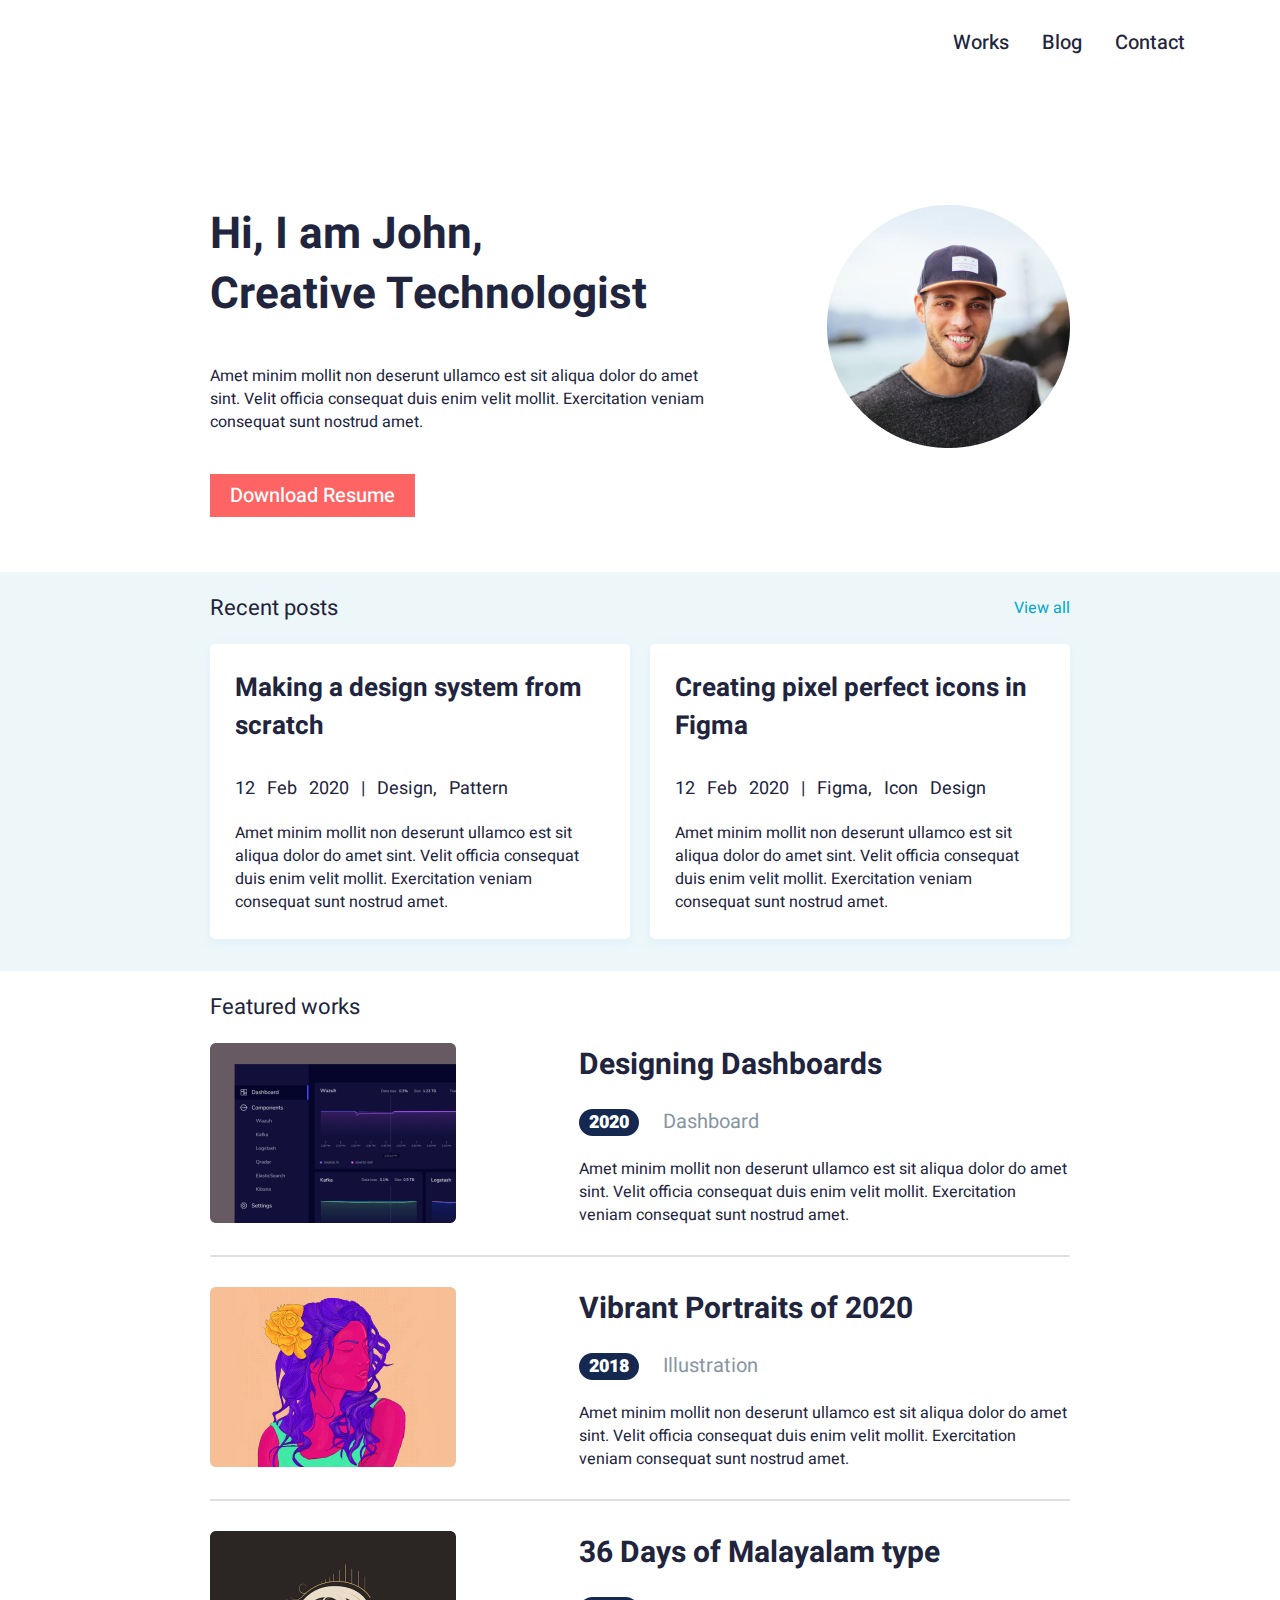
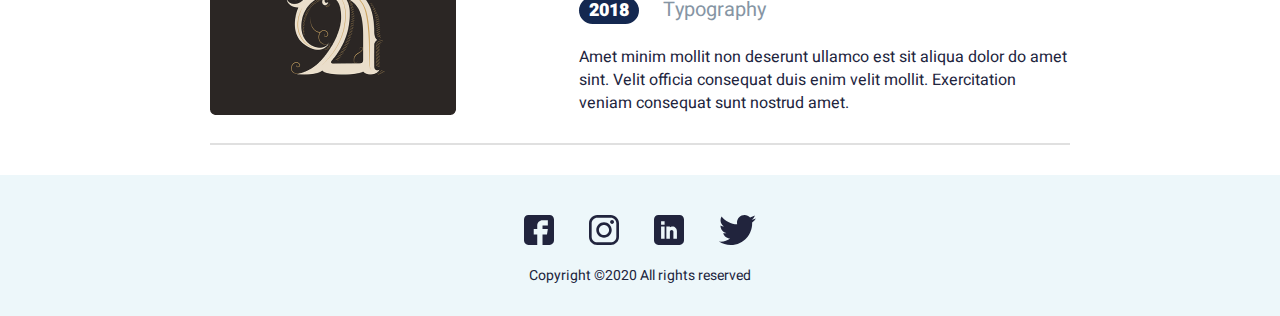
<file: index.html>
<!DOCTYPE html>
<html lang="en">
<head>
  <meta charset="UTF-8">
  <meta http-equiv="X-UA-Compatible" content="IE=edge">
  <meta name="viewport" content="width=device-width, initial-scale=1.0">
  <link rel="stylesheet" href="/css/style.css">
  <title>John | Creative Technologist</title>
</head>
<body>
  <header class="header">
    <div class="container-nav">
      <div class="header-top">
        <nav class="nav">
          <ul class="nav-menu">
            <li class="nav-menu__item">
              <a href="./works.html" class="page">Works</a>
            </li>
            <li class="nav-menu__item">
              <a href="./blog.html" class="page">Blog</a>
            </li>
            <li class="nav-menu__item">
              <a href="./contact.html" class="page">Contact</a>
            </li>
          </ul>
        </nav>
      </div>
      </div>
    </div>
    <div class="container">
      <div class="header-main">
        <div class="header-main__title">
          <h2 class="title">Hi, I am John,<br>Creative Technologist</h2>
          <p class="subtitle">Amet minim mollit non deserunt ullamco est sit aliqua dolor do amet sint. Velit officia consequat duis enim velit mollit. Exercitation veniam consequat sunt nostrud amet.</p>
          <button class="btn download">Download Resume</button>
        </div>
        <div class="header-main__avatar">
          <img src="/img/header/avatar.png" alt="MyAvatar" class="avatar">
        </div>
      </div>
    </div>
  </header>

  <section class="recent-posts">
    <div class="container">
      <div class="recent-posts__title section-title">
        <h3>Recent posts</h3>
        <button class="view-all">View all</button>
      </div>
      <div class="recent-posts__cards">
        <div class="post-card">
          <h3 class="post-card__title">Making a design system from scratch</h3>
          <span class="post-card__description">12 Feb 2020 | Design, Pattern</span>
          <p class="post-card__subtitle">Amet minim mollit non deserunt ullamco est sit aliqua dolor do amet sint. Velit officia consequat duis enim velit mollit. Exercitation veniam consequat sunt nostrud amet.</p>
        </div>
        <div class="post-card">
          <h3 class="post-card__title">Creating pixel perfect icons in Figma</h3>
          <span class="post-card__description">12 Feb 2020 | Figma, Icon Design</span>
          <p class="post-card__subtitle">Amet minim mollit non deserunt ullamco est sit aliqua dolor do amet sint. Velit officia consequat duis enim velit mollit. Exercitation veniam consequat sunt nostrud amet.</p>
        </div>
        <div class="post-card hidden">
          <h3 class="post-card__title">Making a design system from scratch</h3>
          <span class="post-card__description">12 Feb 2020 | Design, Pattern</span>
          <p class="post-card__subtitle">Amet minim mollit non deserunt ullamco est sit aliqua dolor do amet sint. Velit officia consequat duis enim velit mollit. Exercitation veniam consequat sunt nostrud amet.</p>
        </div>
        <div class="post-card hidden">
          <h3 class="post-card__title">Creating pixel perfect icons in Figma</h3>
          <span class="post-card__description">12 Feb 2020 | Figma, Icon Design</span>
          <p class="post-card__subtitle">Amet minim mollit non deserunt ullamco est sit aliqua dolor do amet sint. Velit officia consequat duis enim velit mollit. Exercitation veniam consequat sunt nostrud amet.</p>
        </div>
      </div>
    </div>
  </section>

  <section class="featured-works">
    <div class="container">
      <div class="section-title">
        <h3>Featured works</h3>
      </div>
      <div class="work">
        <div class="work-img">
          <img src="/img/featured-works/work-1.png" alt="#">
        </div>
        <div class="work-description">
          <h3 class="work-description__name">Designing Dashboards</h3>
          <span class="work-description__year">2020</span>
          <span class="work-description__type">Dashboard</span>
          <p class="work-description__subtitle">Amet minim mollit non deserunt ullamco est sit aliqua dolor do amet sint. Velit officia consequat duis enim velit mollit. Exercitation veniam consequat sunt nostrud amet.</p>
        </div>
      </div>
      <div class="work">
        <div class="work-img">
          <img src="/img/featured-works/work-2.png" alt="">
        </div>
        <div class="work-description">
          <h3 class="work-description__name">Vibrant Portraits of 2020</h3>
          <span class="work-description__year">2018</span>
          <span class="work-description__type">Illustration</span>
          <p class="work-description__subtitle">Amet minim mollit non deserunt ullamco est sit aliqua dolor do amet sint. Velit officia consequat duis enim velit mollit. Exercitation veniam consequat sunt nostrud amet.</p>
        </div>
      </div>
      <div class="work">
        <div class="work-img">
          <img src="/img/featured-works/work-3.png" alt="">
        </div>
        <div class="work-description">
          <h3 class="work-description__name">36 Days of Malayalam type</h3>
          <span class="work-description__year">2018</span>
          <span class="work-description__type">Typography</span>
          <p class="work-description__subtitle">Amet minim mollit non deserunt ullamco est sit aliqua dolor do amet sint. Velit officia consequat duis enim velit mollit. Exercitation veniam consequat sunt nostrud amet.</p>
        </div>
      </div>
    </div>
  </section>

  <footer>
    <div class="container">
      <div class="footer-icons">
        <a href="http://fb.com"><img src="/img/footer/fb.svg" alt="#" class="icon"></a>
        <a href="http://instagram.com"><img src="/img/footer/insta.svg" alt="#" class="icon"></a>
        <a href="http://linkedin.com"><img src="/img/footer/linkedin.svg" alt="#" class="icon"></a>
        <a href="http://twitter.com"><img src="/img/footer/twitter.svg" alt="#" class="icon"></a>
      </div>
      <div class="footer-copyright">
        <p>Copyright ©2020 All rights reserved </p>
      </div>
    </div>
  </footer>

  <script src="/js/main.js"></script>
</body>
</html>
</file>
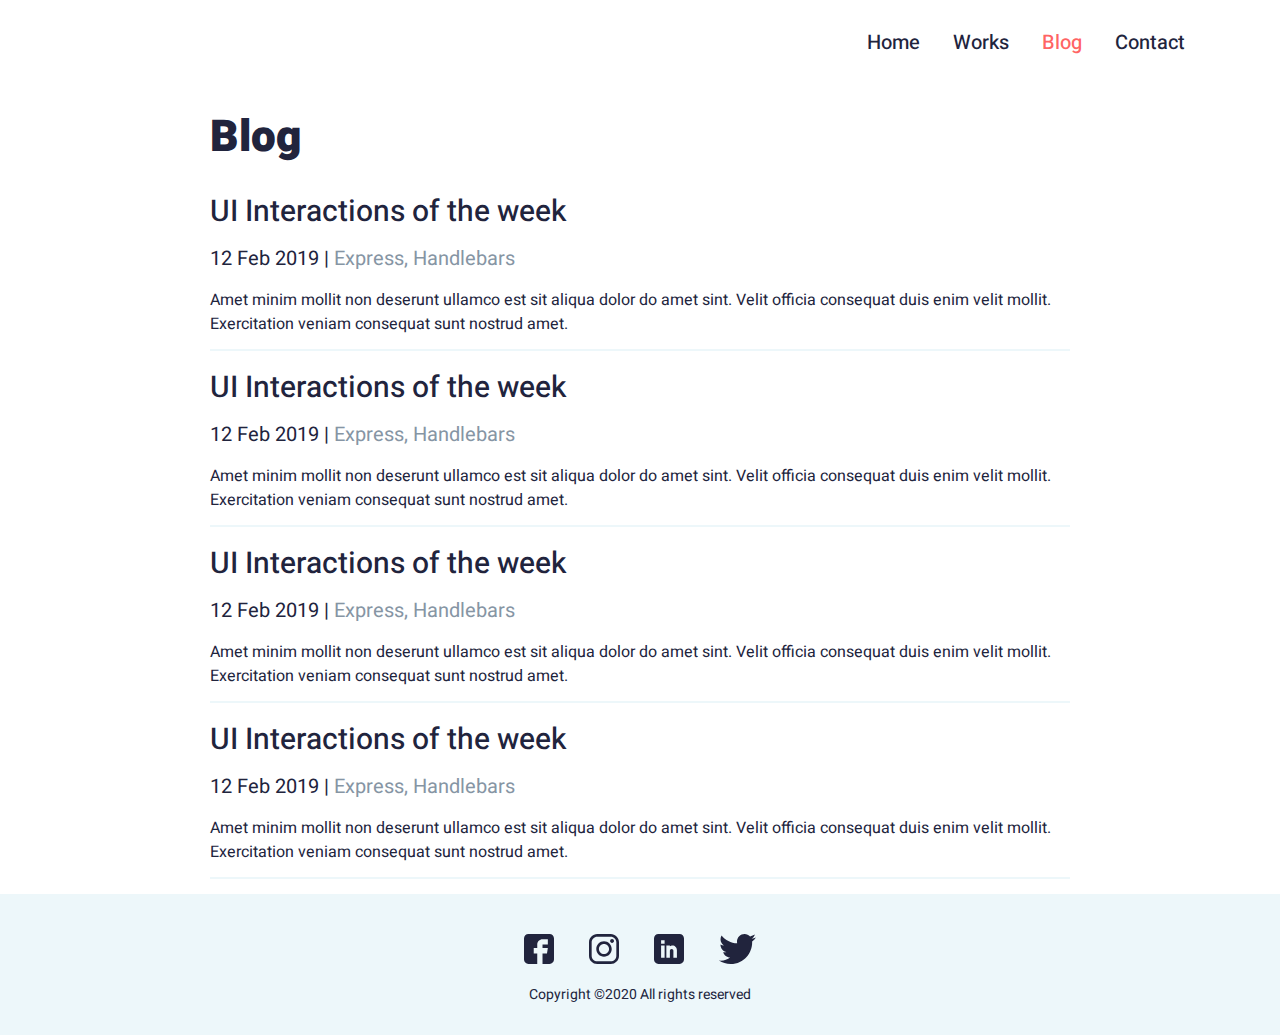
<file: blog.html>
<!DOCTYPE html>
<html lang="en">
<head>
  <meta charset="UTF-8">
  <meta http-equiv="X-UA-Compatible" content="IE=edge">
  <meta name="viewport" content="width=device-width, initial-scale=1.0">
  <link rel="stylesheet" href="/css/style.css">
  <title>John | Creative Technologist</title>
</head>
<body>
  <header class="header">
    <div class="container-nav">
      <div class="header-top">
        <nav class="nav ">
          <ul class="nav-menu">
            <li class="nav-menu__item _visited">
              <a href="./index.html" class="page">Home</a>
            </li>
            <li class="nav-menu__item">
              <a href="./works.html" class="page ">Works</a>
            </li>
            <li class="nav-menu__item">
              <a href="./blog.html" class="page page_visited">Blog</a>
            </li>
            <li class="nav-menu__item">
              <a href="./contact.html" class="page">Contact</a>
            </li>
          </ul>
          <div class="menu-icon ">
            <span></span>
          </div>
        </nav>
      </div>
    </div>
  </header>

  <section class="blog">
    <div class="container">
      <div class="section-title page-title">
        <h3>Blog</h3>
      </div>
      <div class="blog__article">
        <h3 class="article__title">UI Interactions of the week</h3>
        <p class="article__date">12 Feb 2019 | <span class="article__type">Express, Handlebars</span></p>
        <p class="article__text">Amet minim mollit non deserunt ullamco est sit aliqua dolor do amet sint. Velit officia consequat duis enim velit mollit. Exercitation veniam consequat sunt nostrud amet.</p>
      </div>
      <div class="blog__article">
        <h3 class="article__title">UI Interactions of the week</h3>
        <p class="article__date">12 Feb 2019 | <span class="article__type">Express, Handlebars</span></p>
        <p class="article__text">Amet minim mollit non deserunt ullamco est sit aliqua dolor do amet sint. Velit officia consequat duis enim velit mollit. Exercitation veniam consequat sunt nostrud amet.</p>
      </div>
      <div class="blog__article">
        <h3 class="article__title">UI Interactions of the week</h3>
        <p class="article__date">12 Feb 2019 | <span class="article__type">Express, Handlebars</span></p>
        <p class="article__text">Amet minim mollit non deserunt ullamco est sit aliqua dolor do amet sint. Velit officia consequat duis enim velit mollit. Exercitation veniam consequat sunt nostrud amet.</p>
      </div>
      <div class="blog__article">
        <h3 class="article__title">UI Interactions of the week</h3>
        <p class="article__date">12 Feb 2019 | <span class="article__type">Express, Handlebars</span></p>
        <p class="article__text">Amet minim mollit non deserunt ullamco est sit aliqua dolor do amet sint. Velit officia consequat duis enim velit mollit. Exercitation veniam consequat sunt nostrud amet.</p>
      </div>
    </div>
  </section>

  <footer>
    <div class="container">
      <div class="footer-icons">
        <a href="http://fb.com"><img src="/img/footer/fb.svg" alt="#" class="icon"></a>
        <a href="http://instagram.com"><img src="/img/footer/insta.svg" alt="#" class="icon"></a>
        <a href="http://linkedin.com"><img src="/img/footer/linkedin.svg" alt="#" class="icon"></a>
        <a href="http://twitter.com"><img src="/img/footer/twitter.svg" alt="#" class="icon"></a>
      </div>
      <div class="footer-copyright">
        <p>Copyright ©2020 All rights reserved </p>
      </div>
    </div>
  </footer>

  <script src="./js/main.js"></script>
</body>
</html>
</file>
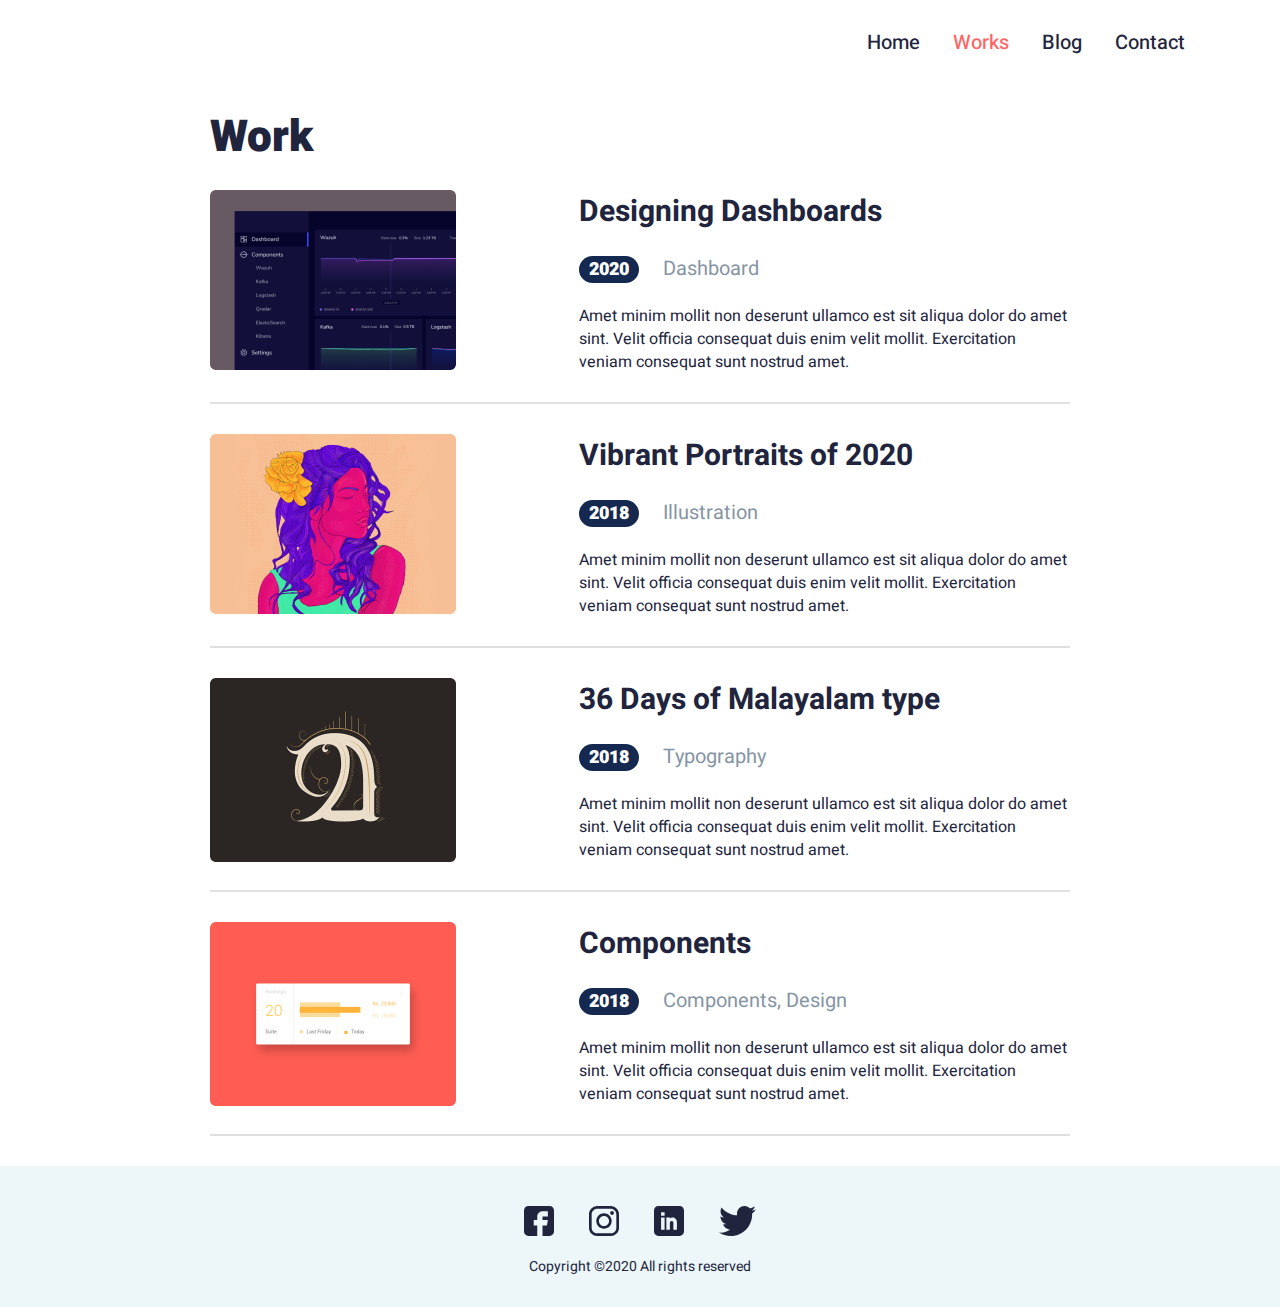
<file: works.html>
<!DOCTYPE html>
<html lang="en">
<head>
  <meta charset="UTF-8">
  <meta http-equiv="X-UA-Compatible" content="IE=edge">
  <meta name="viewport" content="width=device-width, initial-scale=1.0">
  <link rel="stylesheet" href="/css/style.css">
  <title>John | Creative Technologist</title>
</head>
<body>
  <header class="header">
    <div class="container-nav">
      <div class="header-top">
        <nav class="nav ">
          <ul class="nav-menu">
            <li class="nav-menu__item _visited">
              <a href="./index.html" class="page">Home</a>
            </li>
            <li class="nav-menu__item">
              <a href="./works.html" class="page page_visited">Works</a>
            </li>
            <li class="nav-menu__item">
              <a href="./blog.html" class="page">Blog</a>
            </li>
            <li class="nav-menu__item">
              <a href="./contact.html" class="page">Contact</a>
            </li>
          </ul>
          <div class="menu-icon ">
            <span></span>
          </div>
        </nav>
      </div>
    </div>
  </header>

  <section class="featured-works">
    <div class="container">
      <div class="section-title page-title">
        <h3>Work</h3>
      </div>
      <div class="work">
        <div class="work-img">
          <img src="/img/featured-works/work-1.png" alt="#">
        </div>
        <div class="work-description">
          <h3 class="work-description__name">Designing Dashboards</h3>
          <span class="work-description__year">2020</span>
          <span class="work-description__type">Dashboard</span>
          <p class="work-description__subtitle">Amet minim mollit non deserunt ullamco est sit aliqua dolor do amet sint. Velit officia consequat duis enim velit mollit. Exercitation veniam consequat sunt nostrud amet.</p>
        </div>
      </div>
      <div class="work">
        <div class="work-img">
          <img src="/img/featured-works/work-2.png" alt="">
        </div>
        <div class="work-description">
          <h3 class="work-description__name">Vibrant Portraits of 2020</h3>
          <span class="work-description__year">2018</span>
          <span class="work-description__type">Illustration</span>
          <p class="work-description__subtitle">Amet minim mollit non deserunt ullamco est sit aliqua dolor do amet sint. Velit officia consequat duis enim velit mollit. Exercitation veniam consequat sunt nostrud amet.</p>
        </div>
      </div>
      <div class="work">
        <div class="work-img">
          <img src="/img/featured-works/work-3.png" alt="">
        </div>
        <div class="work-description">
          <h3 class="work-description__name">36 Days of Malayalam type</h3>
          <span class="work-description__year">2018</span>
          <span class="work-description__type">Typography</span>
          <p class="work-description__subtitle">Amet minim mollit non deserunt ullamco est sit aliqua dolor do amet sint. Velit officia consequat duis enim velit mollit. Exercitation veniam consequat sunt nostrud amet.</p>
        </div>
      </div>
      <div class="work">
        <div class="work-img">
          <img src="/img/featured-works/work-4.png" alt="">
        </div>
        <div class="work-description">
          <h3 class="work-description__name">Components</h3>
          <span class="work-description__year">2018</span>
          <span class="work-description__type">Components, Design</span>
          <p class="work-description__subtitle">Amet minim mollit non deserunt ullamco est sit aliqua dolor do amet sint. Velit officia consequat duis enim velit mollit. Exercitation veniam consequat sunt nostrud amet.</p>
        </div>
      </div>
    </div>
  </section>

  <footer>
    <div class="container">
      <div class="footer-icons">
        <a href="http://fb.com"><img src="/img/footer/fb.svg" alt="#" class="icon"></a>
        <a href="http://instagram.com"><img src="/img/footer/insta.svg" alt="#" class="icon"></a>
        <a href="http://linkedin.com"><img src="/img/footer/linkedin.svg" alt="#" class="icon"></a>
        <a href="http://twitter.com"><img src="/img/footer/twitter.svg" alt="#" class="icon"></a>
      </div>
      <div class="footer-copyright">
        <p>Copyright ©2020 All rights reserved </p>
      </div>
    </div>
  </footer>

  <script src="./js/main.js"></script>
</body>
</html>
</file>
<file: css/style.css>
@import url(../css/reset.css);
@import url("https://fonts.googleapis.com/css2?family=Heebo:wght@400;500;700;900&display=swap");
.blog__article {
  position: relative;
  margin-bottom: 30px;
}
.blog__article::after {
  content: "";
  position: absolute;
  width: 100%;
  height: 2px;
  background-color: #EDF7FA;
  bottom: -15px;
}

.article__title {
  font-size: 30px;
  font-weight: 500;
  color: #21243D;
}

.article__date {
  font-size: 20px;
  font-weight: 400;
  color: #21243D;
  margin-top: 10px;
}

.article__type {
  font-size: 20px;
  font-weight: 400;
  color: #8695A4;
}

.article__text {
  font-size: 16px;
  font-weight: 400;
  line-height: 24px;
  margin-top: 15px;
}

body {
  font-family: "Heebo", sans-serif;
  color: #21243D;
}

.container {
  max-width: 890px;
  margin: 0 auto;
  padding: 0 15px;
}

.container-nav {
  max-width: 1120px;
  margin: 0 auto;
  padding: 0 15px;
}

.section-title {
  font-size: 22px;
  font-weight: 400;
  padding: 20px 0;
}

.header {
  background-color: #fff;
}
.header-top {
  min-height: 85px;
  display: -webkit-box;
  display: -ms-flexbox;
  display: flex;
  -webkit-box-pack: end;
      -ms-flex-pack: end;
          justify-content: end;
  -webkit-box-align: center;
      -ms-flex-align: center;
          align-items: center;
}
.header-main {
  display: -webkit-box;
  display: -ms-flexbox;
  display: flex;
  -webkit-box-pack: justify;
      -ms-flex-pack: justify;
          justify-content: space-between;
  padding-top: 120px;
  padding-bottom: 55px;
}
.header-main__title {
  max-width: 500px;
}
.header-main__title .title {
  font-size: 44px;
  font-weight: 700;
  line-height: 60px;
}
.header-main__title .subtitle {
  font-size: 16px;
  font-weight: 400;
  line-height: 23px;
  padding: 40px 0;
}
.header-main__title .btn {
  color: #fff;
  background-color: #FF6464;
  padding: 7px 20px;
  font-size: 20px;
  font-weight: 500;
  -webkit-transition: 0.2s ease;
  transition: 0.2s ease;
}
.header-main__title .btn:hover {
  background-color: #fff;
  -webkit-box-shadow: inset 0 0 0 3px #FF6464;
          box-shadow: inset 0 0 0 3px #FF6464;
  color: #FF6464;
}
.nav {
  display: -webkit-box;
  display: -ms-flexbox;
  display: flex;
  -webkit-box-pack: end;
      -ms-flex-pack: end;
          justify-content: flex-end;
}
.nav .nav-menu {
  display: -webkit-box;
  display: -ms-flexbox;
  display: flex;
  -webkit-box-pack: end;
      -ms-flex-pack: end;
          justify-content: flex-end;
  -webkit-box-align: center;
      -ms-flex-align: center;
          align-items: center;
}
.nav .nav-menu__item {
  padding-left: 33px;
  font-size: 20px;
  font-weight: 500;
}
.nav .nav-menu__item .page {
  text-decoration: none;
  color: #21243D;
  -webkit-transition: color 0.2s ease;
  transition: color 0.2s ease;
}
.nav .nav-menu__item .page:hover, .nav .nav-menu__item .page:focus {
  color: #FF6464;
}
.nav .nav-menu__item .page_visited {
  color: #FF6464;
}

.recent-posts {
  background-color: #EDF7FA;
}
.recent-posts__title {
  display: -webkit-box;
  display: -ms-flexbox;
  display: flex;
  -webkit-box-pack: justify;
      -ms-flex-pack: justify;
          justify-content: space-between;
  -webkit-box-align: center;
      -ms-flex-align: center;
          align-items: center;
}
.recent-posts__title .view-all {
  color: #00A8CC;
  font-size: 16px;
}
.recent-posts__cards {
  display: -webkit-box;
  display: -ms-flexbox;
  display: flex;
  -ms-flex-wrap: wrap;
      flex-wrap: wrap;
  -webkit-column-gap: 20px;
     -moz-column-gap: 20px;
          column-gap: 20px;
  row-gap: 20px;
  padding-bottom: 32px;
}
.recent-posts__cards .post-card {
  min-height: 295px;
  max-width: 420px;
  text-align: left;
  background-color: #fff;
  padding: 25px;
  border-radius: 5px;
  -webkit-box-shadow: 0 4px 10px rgba(187, 225, 250, 0.25);
          box-shadow: 0 4px 10px rgba(187, 225, 250, 0.25);
}
.recent-posts__cards .post-card__title {
  font-size: 26px;
  font-weight: 700;
  line-height: 38px;
  padding-bottom: 30px;
}
.recent-posts__cards .post-card__description {
  font-size: 18px;
  font-weight: 400;
  word-spacing: 8px;
}
.recent-posts__cards .post-card__subtitle {
  font-size: 16px;
  font-weight: 400;
  line-height: 23px;
  margin-top: 20px;
}

.featured-works .work {
  display: -webkit-box;
  display: -ms-flexbox;
  display: flex;
  -webkit-column-gap: 18px;
     -moz-column-gap: 18px;
          column-gap: 18px;
  margin-bottom: 60px;
  position: relative;
  -ms-flex-pack: distribute;
      justify-content: space-around;
}
.featured-works .work-img {
  width: 100%;
}
.featured-works .work-description {
  max-width: 590px;
}
.featured-works .work-description__name {
  font-size: 30px;
  font-weight: 700;
  margin-bottom: 20px;
}
.featured-works .work-description__year {
  font-size: 18px;
  font-weight: 900;
  color: #fff;
  padding: 0 10px;
  background-color: #142850;
  border-radius: 18px;
}
.featured-works .work-description__type {
  font-size: 20px;
  font-weight: 400;
  margin-left: 20px;
  color: #8695A4;
}
.featured-works .work-description__subtitle {
  font-size: 16px;
  font-weight: 400;
  line-height: 23px;
  margin-top: 22px;
}
.featured-works .work::after {
  content: "";
  position: absolute;
  left: 0;
  bottom: -30px;
  display: block;
  height: 2px;
  width: 100%;
  background-color: #E0E0E0;
}

footer {
  text-align: center;
  padding-top: 40px;
  background-color: #EDF7FA;
}
footer .footer-icons {
  display: -webkit-box;
  display: -ms-flexbox;
  display: flex;
  -webkit-box-pack: center;
      -ms-flex-pack: center;
          justify-content: center;
  -webkit-column-gap: 35px;
     -moz-column-gap: 35px;
          column-gap: 35px;
  margin-bottom: 20px;
}
footer .footer-copyright {
  font-size: 14px;
  font-weight: 400;
  padding-bottom: 30px;
}

.page-title {
  font-size: 44px;
  font-weight: 900;
}

.hidden {
  display: none;
}

@media (max-width: 890px) {
  .recent-posts__cards {
    -webkit-box-pack: center;
        -ms-flex-pack: center;
            justify-content: center;
  }
  .recent-posts__cards .post-card {
    max-width: 100%;
    min-height: 200px;
  }
}
@media (max-width: 768px) {
  .header-main {
    -webkit-box-orient: vertical;
    -webkit-box-direction: reverse;
        -ms-flex-direction: column-reverse;
            flex-direction: column-reverse;
    -webkit-box-align: center;
        -ms-flex-align: center;
            align-items: center;
    text-align: center;
    padding-top: 50px;
  }
  .header-main__avatar {
    margin-bottom: 40px;
  }
  .featured-works .work {
    -webkit-box-orient: vertical;
    -webkit-box-direction: normal;
        -ms-flex-direction: column;
            flex-direction: column;
    text-align: center;
    -webkit-box-align: center;
        -ms-flex-align: center;
            align-items: center;
  }
  .featured-works .work-description {
    margin-top: 20px;
    max-width: auto;
  }
}
@media (max-width: 425px) {
  .menu-icon {
    z-index: 5;
    display: block;
    position: relative;
    width: 30px;
    height: 30px;
    cursor: pointer;
    -webkit-transition: all 0.3s ease 0s;
    transition: all 0.3s ease 0s;
  }
  .menu-icon span,
.menu-icon::before,
.menu-icon::after {
    position: absolute;
    width: 100%;
    height: 10%;
    left: 0;
    -webkit-transition: all 0.3s ease 0s;
    transition: all 0.3s ease 0s;
    background-color: #000;
  }
  .menu-icon::before,
.menu-icon::after {
    content: "";
  }
  .menu-icon::before {
    top: 0;
    z-index: 5;
  }
  .menu-icon::after {
    bottom: 0;
    z-index: 5;
  }
  .menu-icon span {
    z-index: 5;
    top: 50%;
    -webkit-transform: scale(1) translate(0px, -50%);
            transform: scale(1) translate(0px, -50%);
  }
  .menu-icon._active {
    position: fixed;
    top: 25px;
  }
  .menu-icon._active::before {
    background-color: #fff;
    top: 50%;
    -webkit-transform: rotate(-45deg) translate(0px, -50%);
            transform: rotate(-45deg) translate(0px, -50%);
  }
  .menu-icon._active::after {
    background-color: #fff;
    bottom: 50%;
    -webkit-transform: rotate(45deg) translate(0px, 50%);
            transform: rotate(45deg) translate(0px, 50%);
  }
  .menu-icon._active span {
    -webkit-transform: scale(0) translate(0px, -50%);
            transform: scale(0) translate(0px, -50%);
  }
  .nav-menu {
    position: fixed;
    top: 0;
    right: -100%;
    width: 100%;
    height: 85px;
    background-color: #FF6464;
    overflow: auto;
    -webkit-transition: right 0.3s ease 0s;
    transition: right 0.3s ease 0s;
  }
  .nav-menu._active {
    right: 0;
    -webkit-box-pack: justify;
        -ms-flex-pack: justify;
            justify-content: space-between;
    padding: 0px 70px;
  }
  .nav-menu._active .nav-menu {
    -webkit-box-orient: vertical;
    -webkit-box-direction: normal;
        -ms-flex-direction: column;
            flex-direction: column;
    row-gap: 20px;
    -webkit-box-flex: 2;
        -ms-flex-positive: 2;
            flex-grow: 2;
  }
  .nav-menu._active .nav-menu__item {
    padding: 0;
  }
  .nav-menu._active .nav-menu__item a {
    color: #fff;
  }
}/*# sourceMappingURL=style.css.map */
</file>
